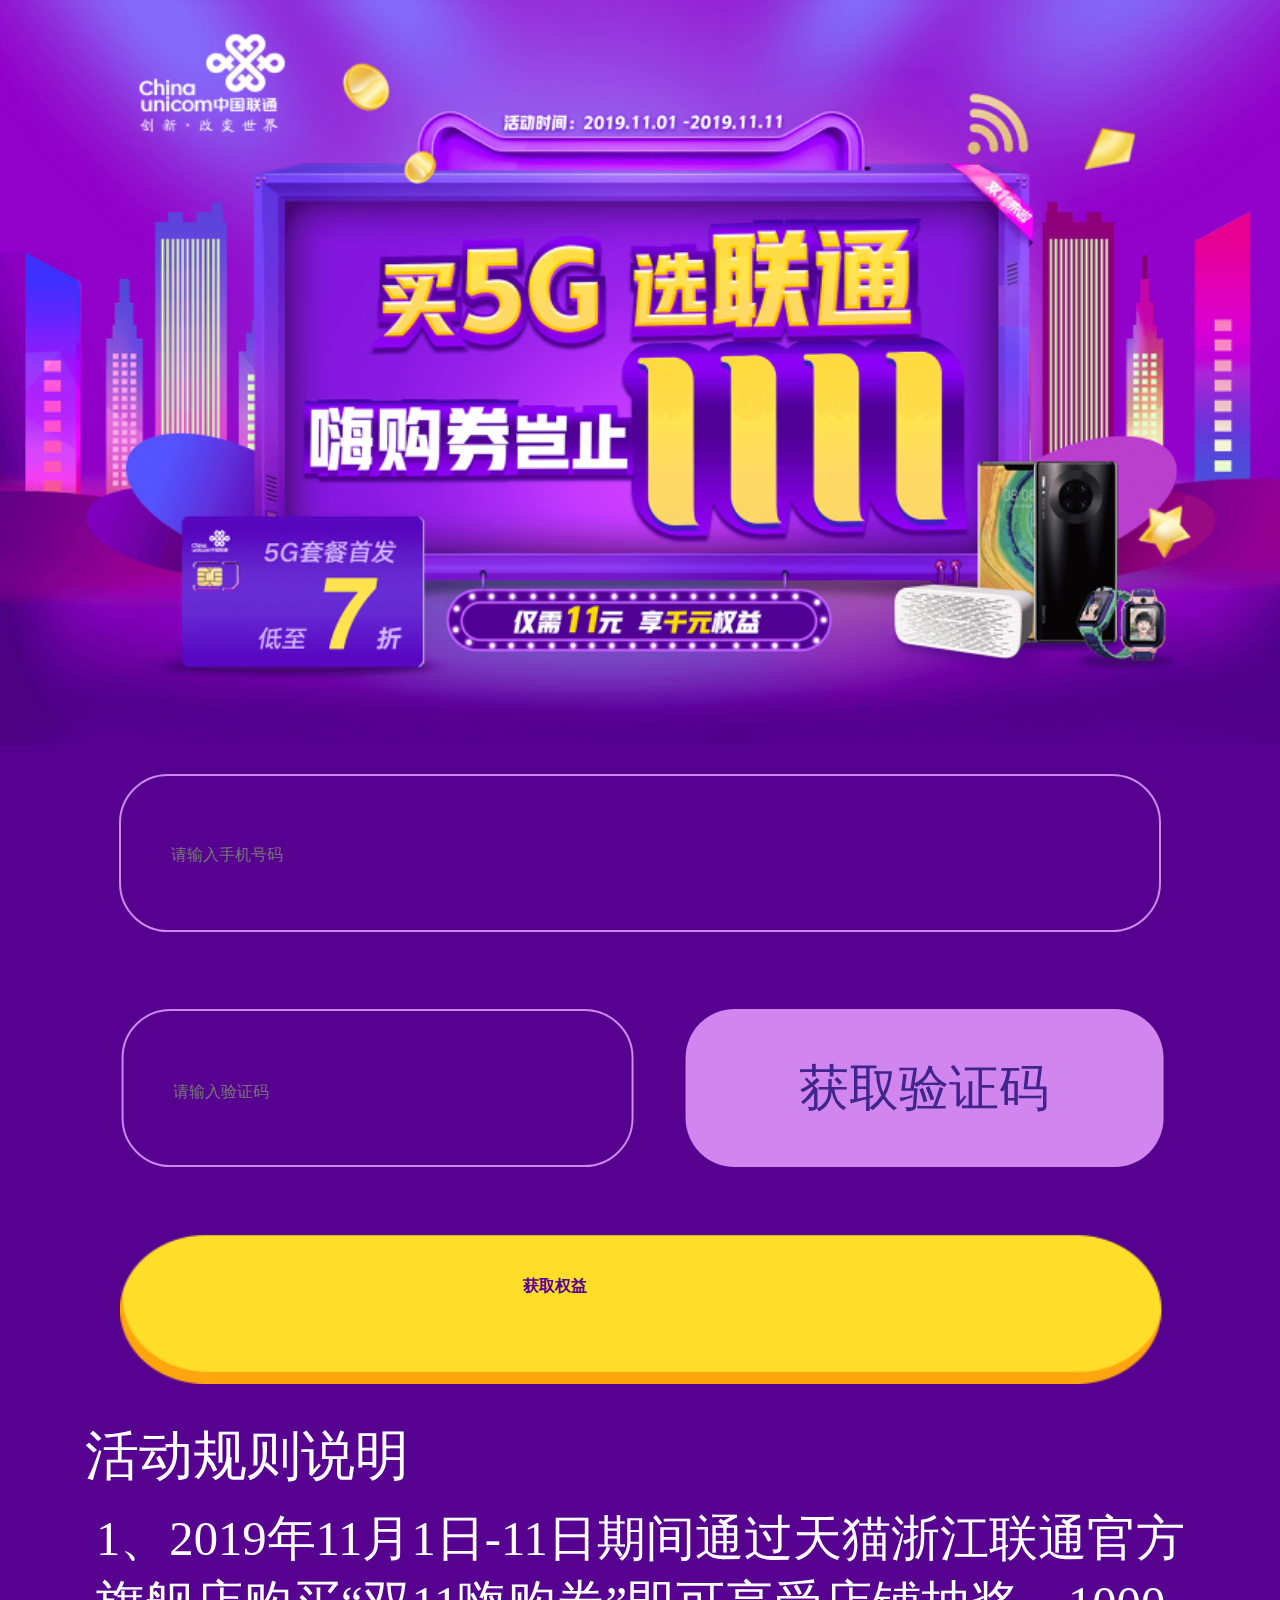
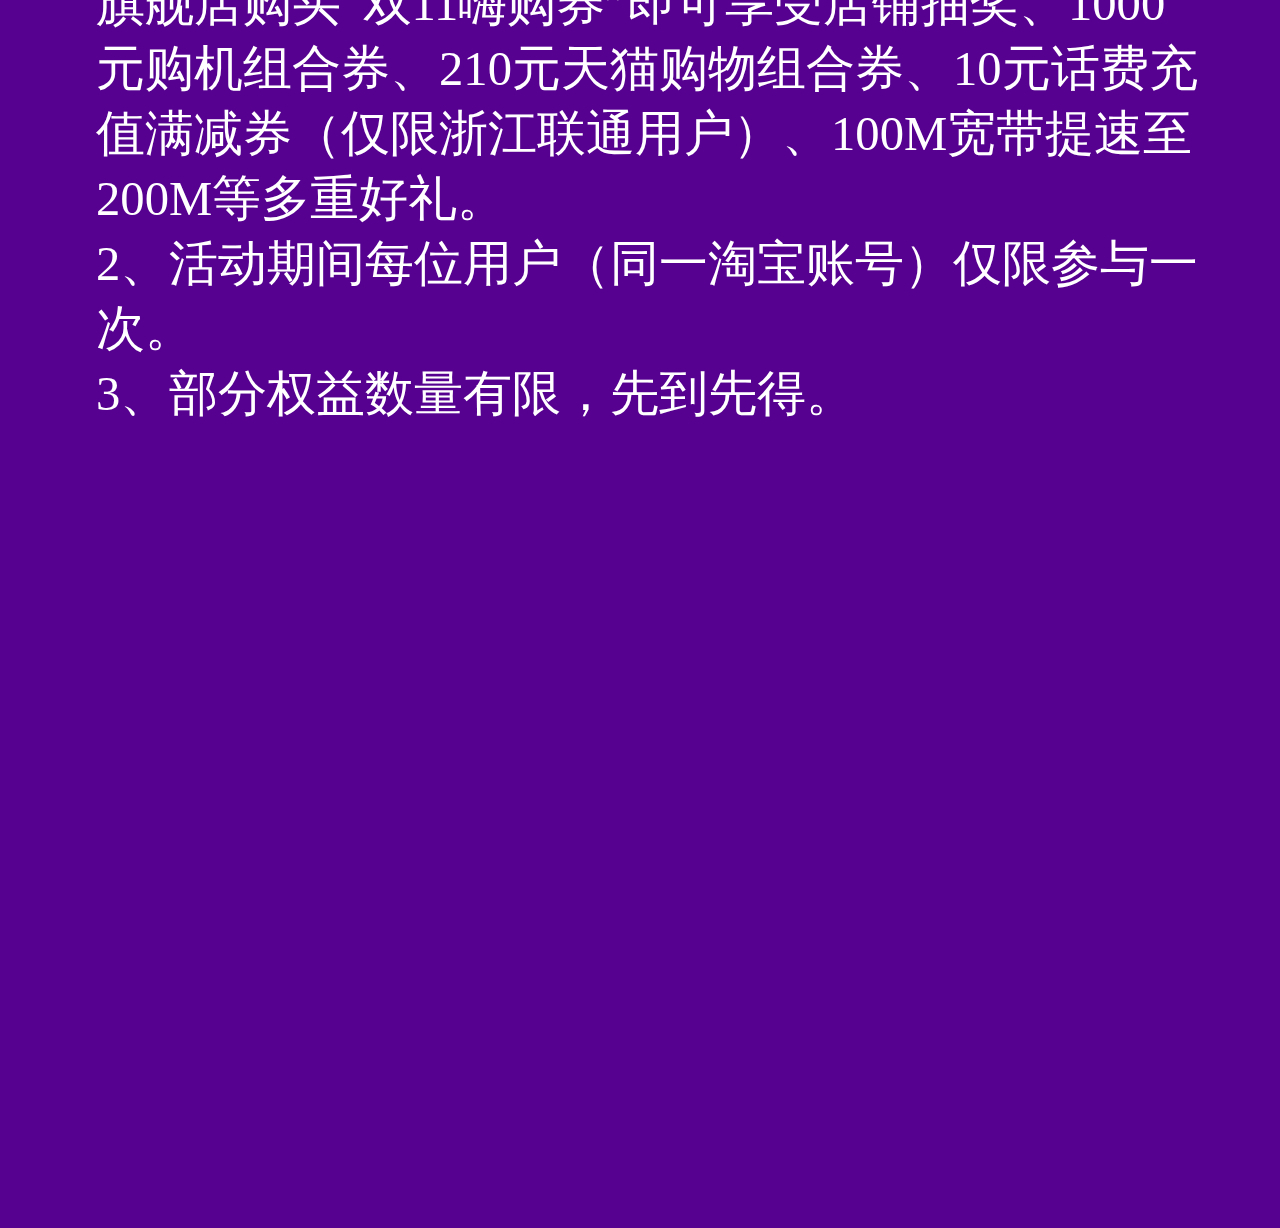
<file: zj-activity/index.html>
<!DOCTYPE html>
<html lang="en">

<head>
  <meta charset="UTF-8">
  <meta name="viewport"
        content="width=device-width, initial-scale=1.0, maximum-scale=1.0, user-scalable=no，minimum-scale=1.0">
  <meta http-equiv="X-UA-Compatible" content="ie=edge">
  <title>获取权益页面</title>
  <link rel="stylesheet" href="./css/index.css">
  
</head>

<body>
<div class="main">
  <img class="coupon" src="./img/newlogo.png" alt="购物券">
  <div class="content">
    <input type="text" class="import" placeholder="请输入手机号码">
    <div class="identifying">
      <div><input type="text" class="identifying-code" placeholder="请输入验证码"></div>
      <div class="identifying-submit"><span>获取验证码</span></div>
    </div>
  </div>
  <div class="access-div">
    <span>获取权益</span>
  </div>
  <div class="activity-title">
    <span>活动规则说明</span>
  </div>
  <section>
    <p>1、2019年11月1日-11日期间通过天猫浙江联通官方旗舰店购买“双11嗨购券”即可享受店铺抽奖、1000元购机组合券、210元天猫购物组合券、10元话费充值满减券（仅限浙江联通用户）、100M宽带提速至200M等多重好礼。
    </p>
    <p>2、活动期间每位用户（同一淘宝账号）仅限参与一次。</p>
    <p>3、部分权益数量有限，先到先得。</p>
  </section>
  <div class="bg">
    <div class="pop">
        您还没有购买双11嗨购券（若已购买记得明天来领哦）！
    </div>
  </div>
</div>

<script src="./js/jquery.min.js"></script>
<script src="./js/index.js"></script>
<script>
  //通过JS拿url地址的参数。
var urlSearch = window.location.search
let params = new URLSearchParams(urlSearch)
  //通过正则表达式判断手机号填写正确与否。
var getPhone = params.get('phone')
var getToken = params.get('token')
var phoneReg = /^[1]([3-9])[0-9]{9}$/

var codeUse = true  

if (!!getPhone) {
  $('.import').val(getPhone)
  $('.identifying').css('display', 'none')
}
//监听填写input事件。
document.querySelector('.import').oninput = function () {
  var phone = $('.import').val()
  $('.identifying').css('display', phone === getPhone ? 'none' : 'flex') //url地址参数和填写的电话相同判定。
}
//验证码请求。
$('.identifying-submit').on('click', function () {
  var phone = $('.import').val()
  //手机号判定。
  if (!phone) {
    alert('请输入手机号!')
    return false
  }
  if (!phone.match(phoneReg)) {
    alert('请输入正确的手机号!')
    return false
  }
  //通过节流，请求事件。
  if(codeUse){
    codeUse = false
    $.post(url + '/coupon/double11/collect/verifyCode', { phone: phone }).done(
      function (res) {
        //计时器，用户点击后自动倒计时。
        var timer = null
        var count = 60
        timer = setInterval(() => {
            count--
            $('.identifying-submit').find('span').text(count+"秒")
            if(count<=0){
                clearInterval(timer)
                $('.identifying-submit').find('span').text("获取验证码")
                codeUse = true
            }
        }, 1000)
    }) 
  }
})

//领取请求
$('.access-div').on('click', function () {
  var phone = $('.import').val()
  var ident = $('.identifying-code').val()

  if (!phone) {
    alert('请输入手机号!')
    return false
  }
  if (!phone.match(phoneReg)) {
    alert('请输入正确的手机号!')
    return false
  }
  if (!ident && getPhone !== phone) {
    alert('请输入验证码!')
    return false
  }
  $.post(url + '/coupon/double11/collect/submit', { phone: phone, verifyCode: ident }).done(
    function (res) {
      if (res.code === '9999') {
        // 处理res.message错误信息,出现一个弹窗。弹窗设置绝对定位，垂直居中。
        $('.bg').css('display','block')
      }else{
          //处理数据，设置localStorage
          var token = res.data || getToken
          window.localStorage.setItem('token', `${token}`)
          window.location.href = 'tabulation.html?token=' + token
      }
    }
  )
})

$('.bg').click(function(){
            $('.bg').css('display','none')
        })
</script>
</body>

</html>
</file>
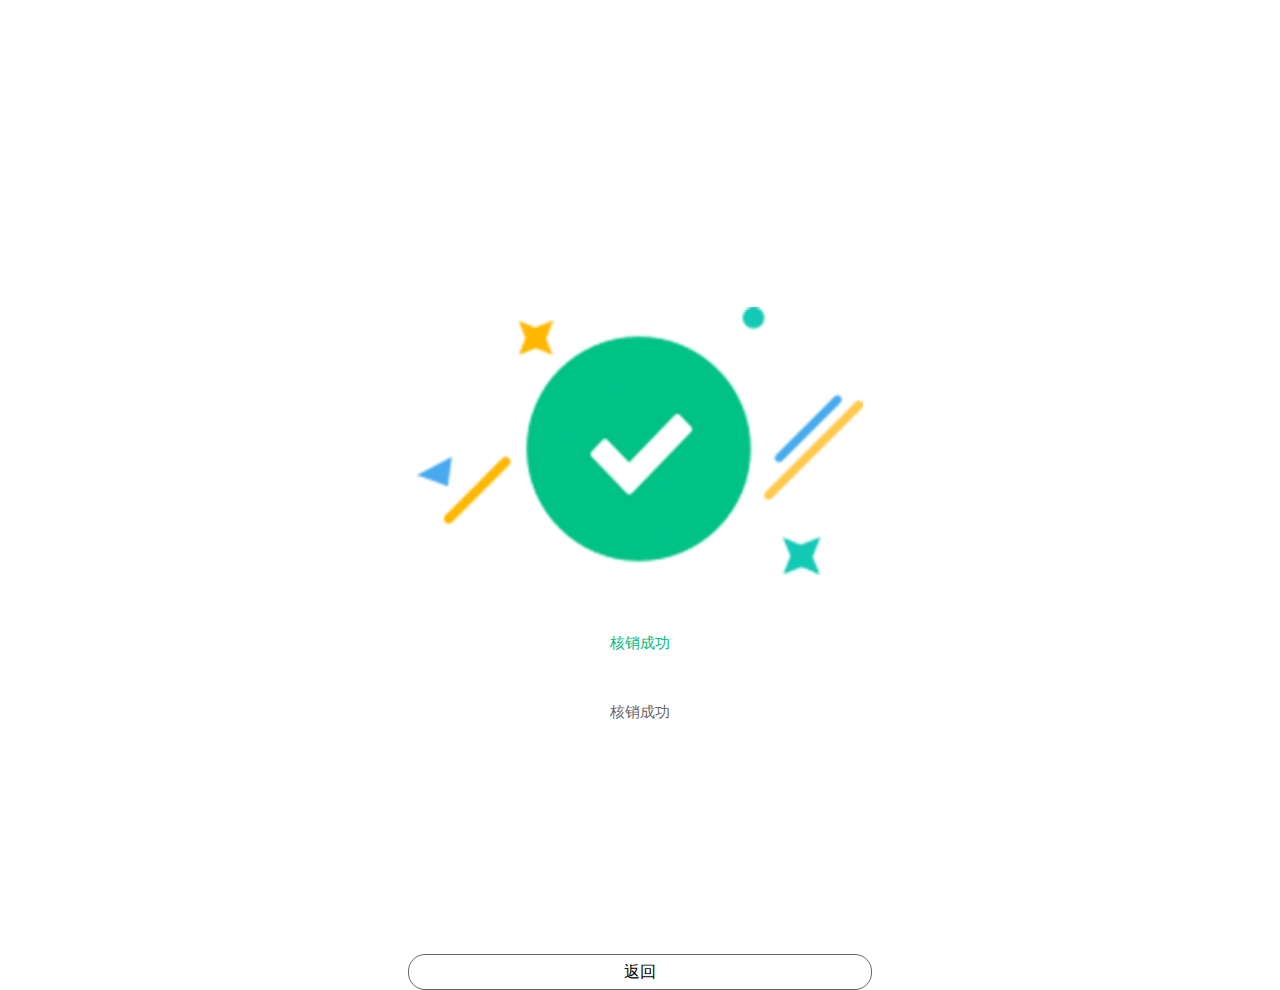
<file: exchange/success.html>
<!DOCTYPE html>
<html lang="en">
<head>
    <meta charset="UTF-8">
    <meta name="viewport" content="width=device-width, initial-scale=1.0">
    <meta http-equiv="X-UA-Compatible" content="ie=edge">
    <title>核销成功</title>
    <link rel="stylesheet" href="./css/success.css">
</head>
<body>
    <div class="wrapper">
        <img class="icon" src="./img/sucIcon.png" alt="">
        <p class="title">核销成功</p>
        <p>
            <span class="content"></span>
            核销成功
        </p>
        <div class="back" onclick="backToHome()">返回</div>
    </div>
    <script>
        var urlSearch = window.location.search
        let params = new URLSearchParams(urlSearch)
        var content = params.get('coupon')
        var phone = params.get('phone')
        document.querySelector('.content').innerHTML = content
        // innerHtml = content
        function backToHome(){
            window.location.href = "ident.html?phone="+ phone
        }
    </script>
</body>
</html>
</file>
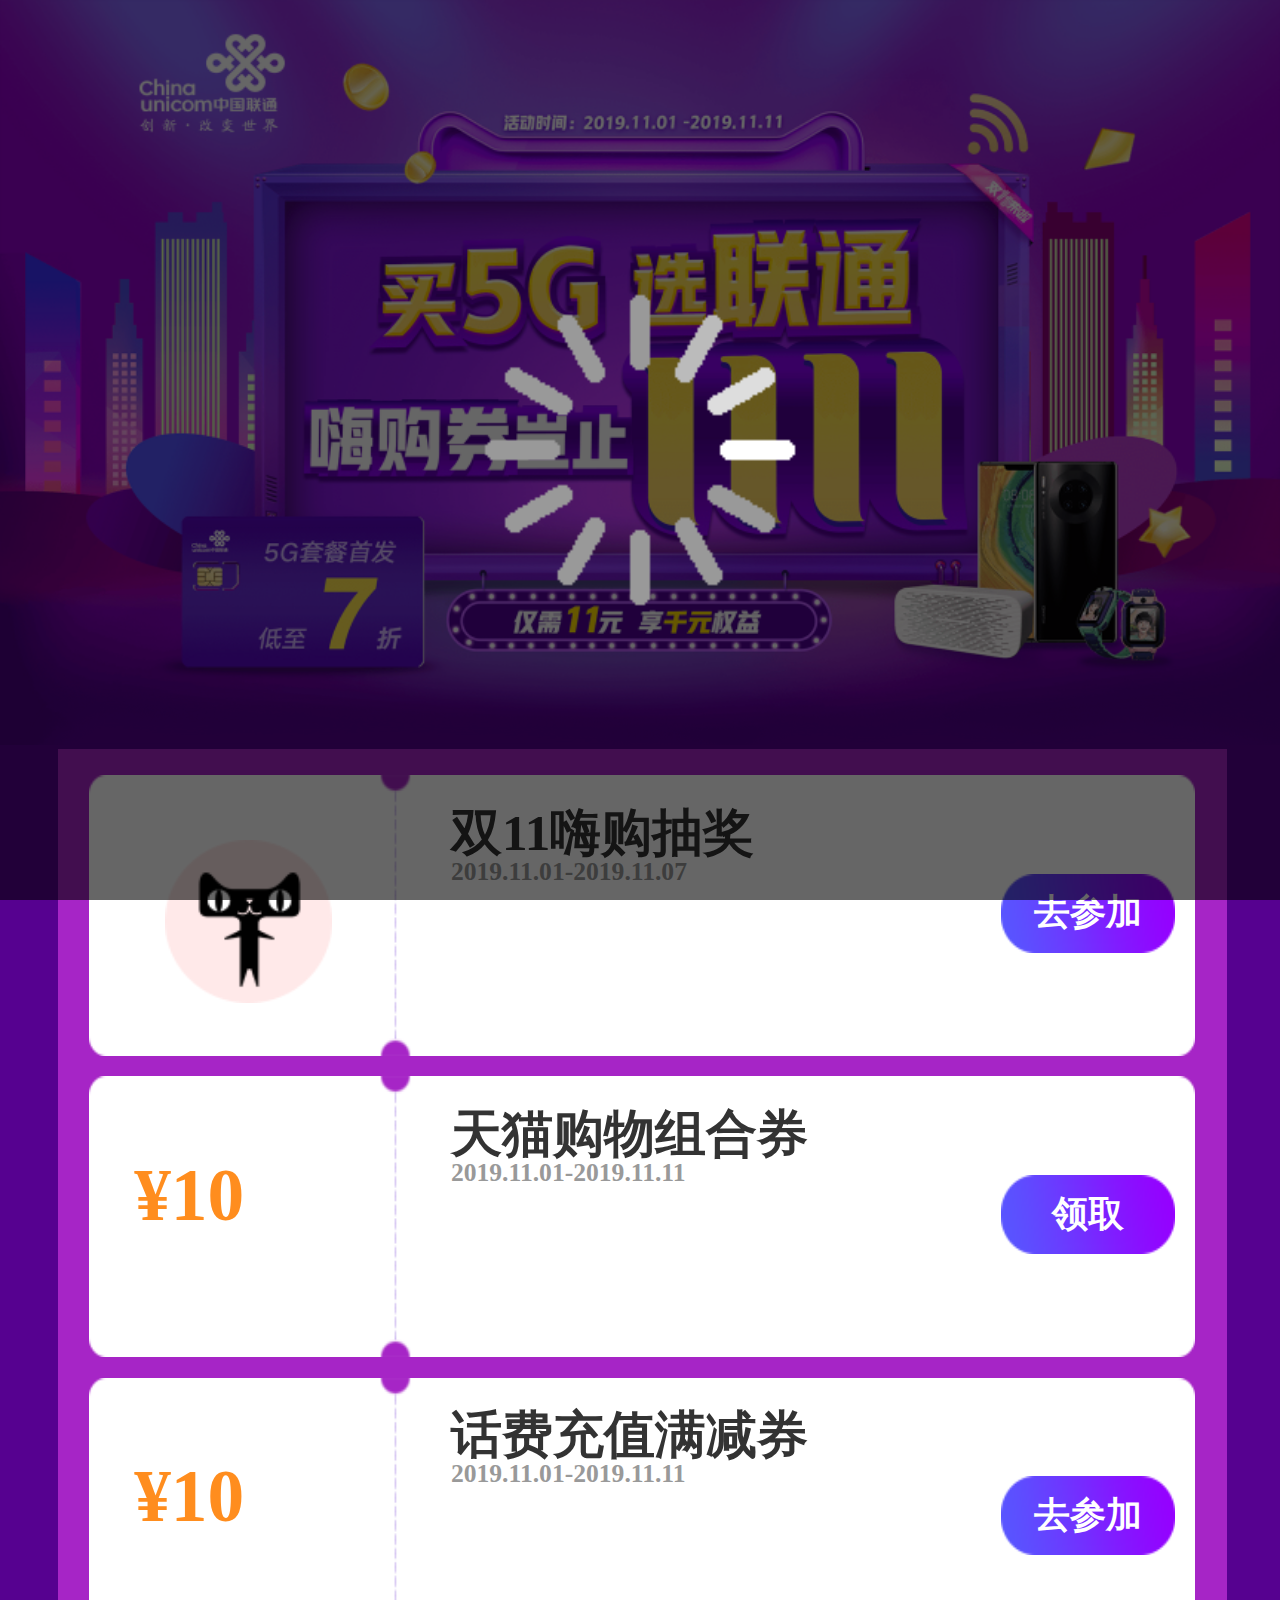
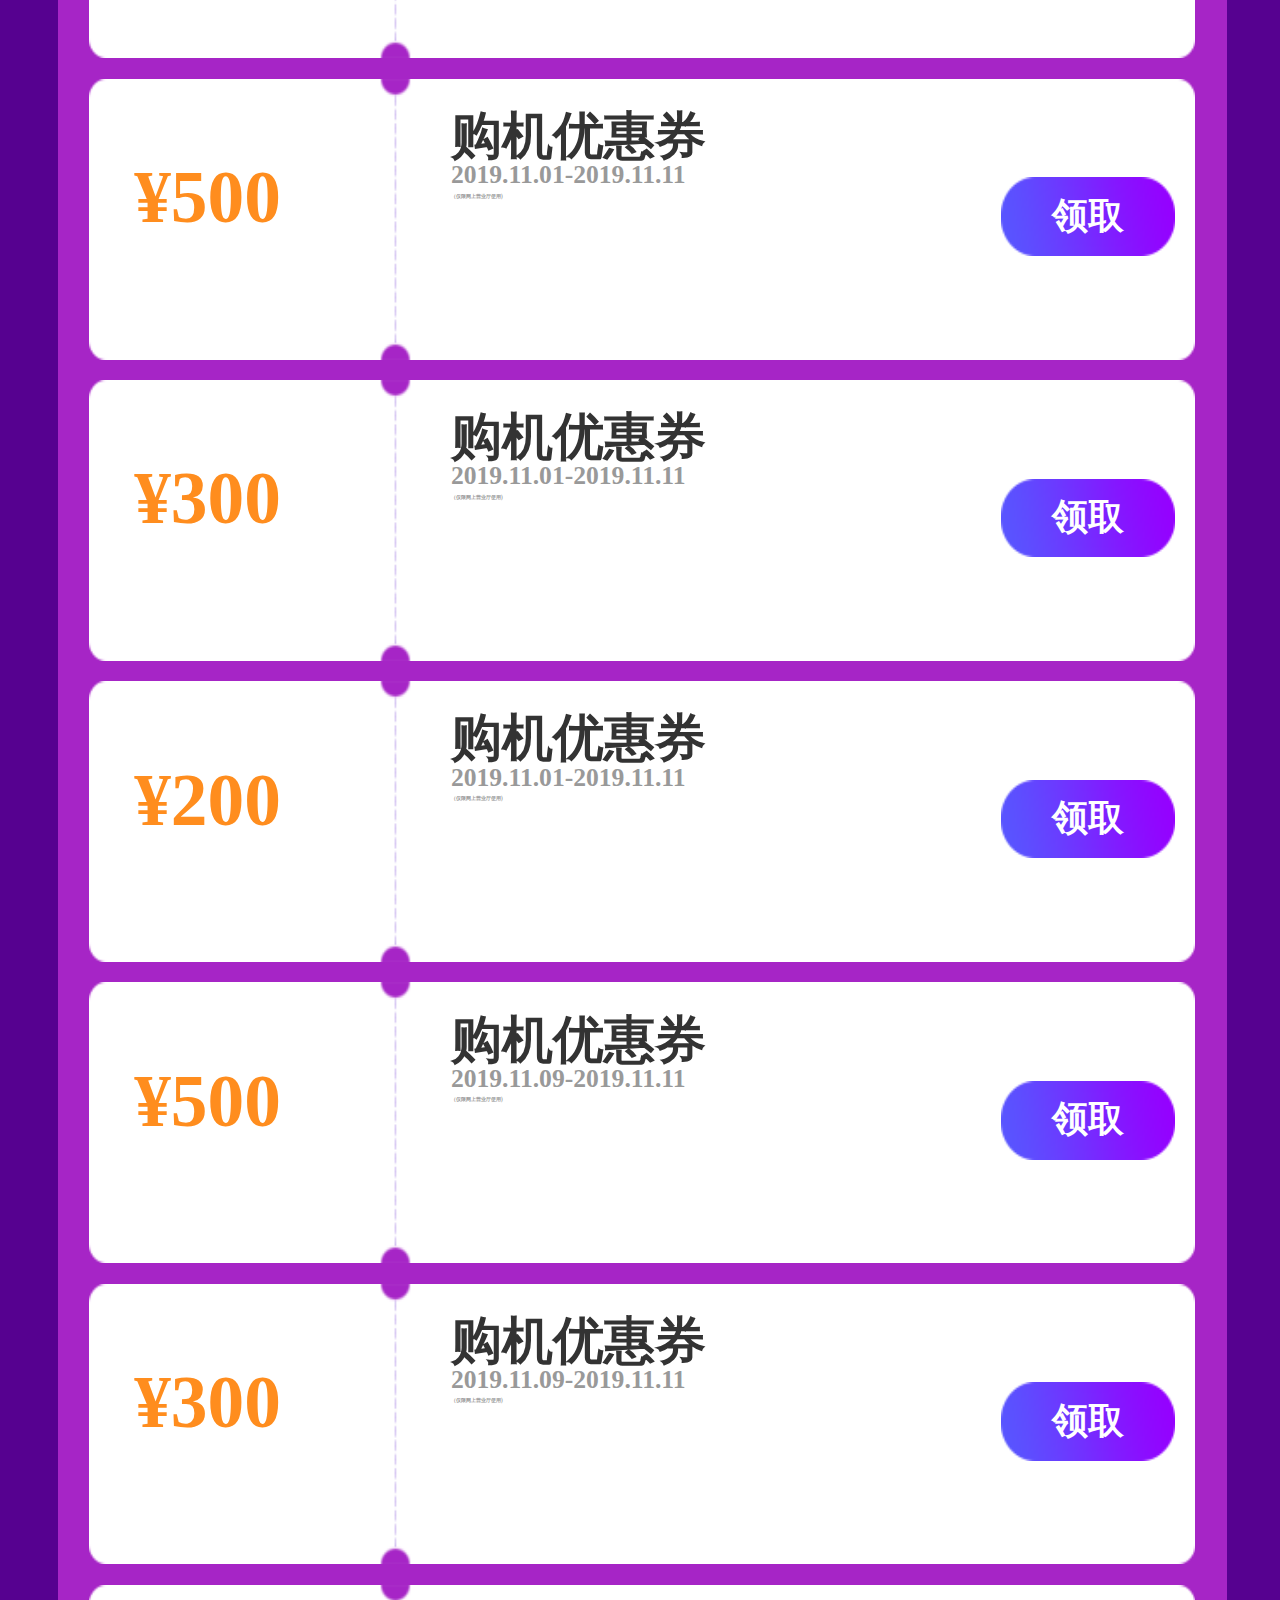
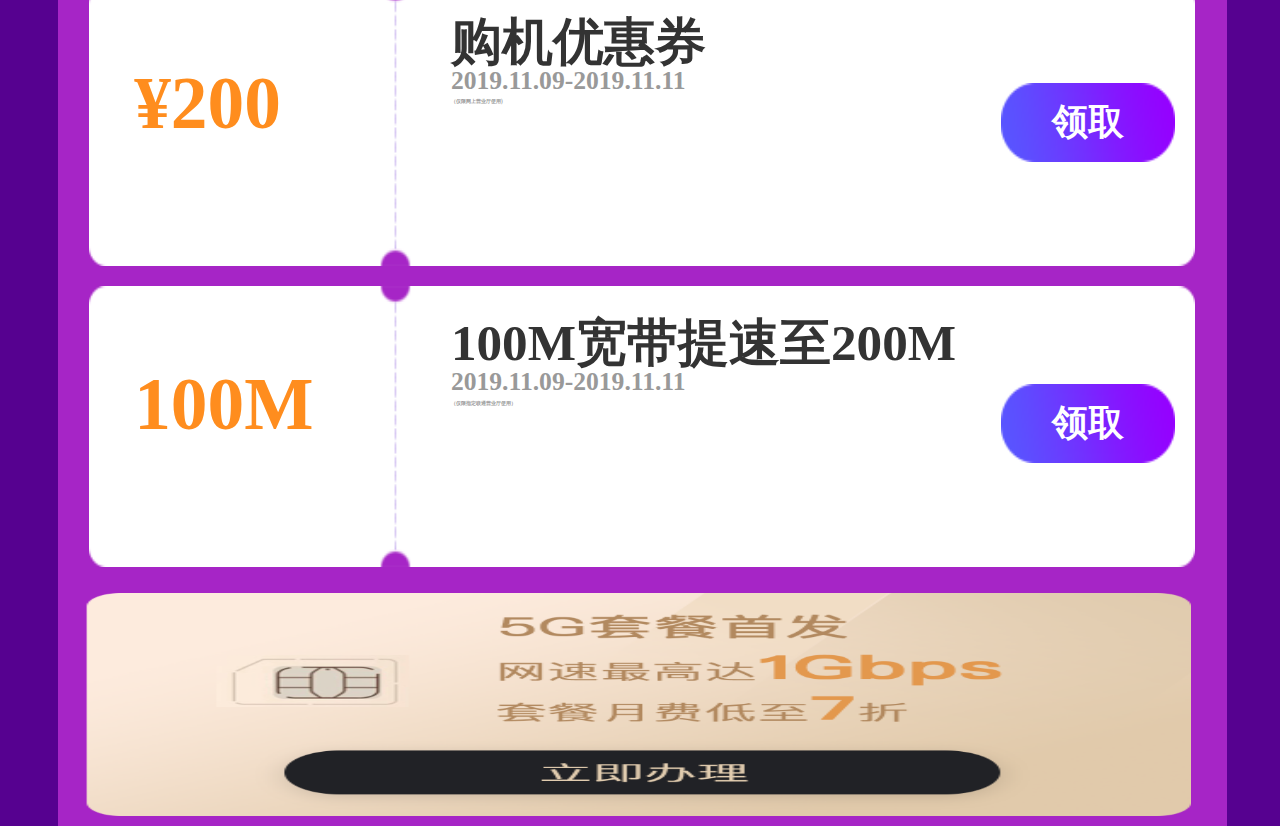
<file: zj-activity/tabulation.html>
<!DOCTYPE html>
<html lang="en">

<head>
  <meta charset="UTF-8">
  <meta name="viewport"
        content="width=device-width, initial-scale=1.0, maximum-scale=1.0, user-scalable=0，minimum-scale=1.0">
  <meta http-equiv="X-UA-Compatible" content="ie=edge">
  <title>优惠券页面</title>
  <link rel="stylesheet" href="./css/tabulation.css">
</head>

<body>
<div class="main">
  <img class="coupon" src="./img/newlogo.png" alt="嗨购券">
  <div class="tabulation">

    <div class="draw-lottery ticket" data-sku="CMP384811624327806976">
      <div class="logo"><img src="./img/icon.png" alt="双11抽奖"></div>
      <div class="title">
        <span>双11嗨购抽奖</span>
        <div class="date"><span>2019.11.01-2019.11.07</span></div>
      </div>
      <div class="join activity-join"><span>去参加</span></div>
    </div>
    <div class="activity-item">
      <section>
        <section class="row2">
          <div class="exchange">活动入口：</div>
          <div class="link">点击进入</div>
        </section>
        <section class="rule">
          <h4>使用说明</h4>
          <p>购买双11嗨购券可获得1次抽奖机会，奖品有天猫精灵、优酷/爱奇艺视频会员、10元/20元天猫浙江联通官方旗舰店店铺优惠券等，请于2019年11月7日24：00前通过指定入口参与抽奖，逾期失效。
          </p>
        </section>
        <div class="pack activity-pack">
          <div class="pack-up">收起</div>
          <div class="pack-img">
            <img src="./img/pack.png" alt="收起">
          </div>
        </div>
      </section>
    </div>

    <div class="tmall-shopping ticket">
      <div class="price"><span>¥10</span></div>
      <div class="title">
        <span>天猫购物组合券</span>
        <div class="date"><span>2019.11.01-2019.11.11</span></div>
      </div>
      <div class="activity-join"><span>领取</span></div>
    </div>
    <div class="activity-item" data-sku="CMP384811531931484160">
      <section>
        <section class="row1">
          <div class="coupon-code">券码：XXXX（后台推送)</div><div class="copy">复制券码</div>
        </section>
        <section class="row2">
          <div class="exchange">兑换地址：m.jifenh.com/tmyhq</div>
          <div class="link">点击进入</div>
        </section>
        <section class="rule">
          <h4>使用说明</h4>
          <p>
            210元天猫购物组合券含10元天猫购物券及200元天猫满减券（100元日用百货优惠券：满199-100；50元休闲食品优惠券：满99-50；50元个护优惠券：满99-50）。200元天猫满减券在购买双11嗨购券并确认收货后，打开淘宝-红包卡券即可找到并使用。10元天猫购物券使用方式如下：
          </p>
          <p>1、点击上方兑换地址进入充值页面，输入自己的天猫账号以及天猫券券码，点击兑换，您的天猫账号即会出现一张10元天猫购物券，登录淘宝app-我的淘宝-红包卡券-优惠券-购物券即可查看购物券到账情况。
          </p>
          <p>2、10元购物券可在淘宝/天猫APP的天猫普通订单交易、钜划算、淘海外、天猫超市、天猫国际（免税店除外）业务中使用，暂不支持秒杀、预售、聚划算预售、付邮试用、特供宝、分阶段支付的业务使用此购物券。
          </p>
          <p>3、10元天猫购物券可用于单件商品的付款，也可用于购物车合并下单付款，同时支持在跨店铺订单中使用，满10.01元可减10元。</p>
          <p>4、天猫购物券可与商家店铺优惠券及红包叠加使用，付款时默认优先使用店铺优惠券，如使用商家优惠券后金额仍满足天猫购物券使用条件则可继续叠加使用天猫购物券。
          </p>
          <p>5、购物券不得提现，不得转赠他人，不得为他人付，不得拆分使用，不退不换，不提供发票。</p>
          <p>6、一个订单仅限使用一张购物券。</p>
          <p>7、有效期：购物券兑换后请在30天内激活使用。</p>
        </section>
        <div class="pack activity-pack">
          <div class="pack-up">收起</div>
          <div class="pack-img">
            <img src="./img/pack.png" alt="收起">
          </div>
        </div>
      </section>
    </div>


    <div class="bill-charge ticket">
      <div class="price"><span>¥10</span></div>
      <div class="title">
        <span>话费充值满减券</span>
        <div class="date"><span>2019.11.01-2019.11.11</span></div>
      </div>
      <div class="activity-join"><span>去参加</span></div>
    </div>
    <div class="activity-item" data-sku="CMP384811257506562048">
      <section>
        <section class="row1">
          <div class="coupon-code">券码：微信侧提供</div><div class="copy">复制券码</div>
        </section>
        <section class="row2">
          <div class="exchange">兑换:</div>
          <div class="link">点击进入</div>
        </section>
        <section class="rule">
          <h4>使用说明</h4>
          <p>1、领取资格：10元充值满减券仅限参与购买11.11内购券的浙江联通手机号码用户可领取。</p>
          <p>2、领取时间：自购买11.11内购券次日起可领取，不可转赠。</p>
          <p>3、使用路径：在浙江联通“微信公众号”充值100元及以上使用，不能返现。</p>
          <p>4、注意事项：单次充值只能使用一张，且只能给本微信绑定的“浙江联通”手机号码充值。</p>
          <p>5、有效期：话费满减券自购买11.11内购券次日起可自领取到卡包之日起至2019年11月11日23:59前使用有效，请在有效期内使用。</p>

        </section>
        <div class="pack activity-pack">
          <div class="pack-up">收起</div>
          <div class="pack-img">
            <img src="./img/pack.png" alt="收起">
          </div>
        </div>
      </section>
    </div>

    <div class="purchasing-machine ticket">
      <div class="price"><span>¥500</span></div>
      <div class="title">
        <span>购机优惠券</span>
        <div class="date"><span>2019.11.01-2019.11.11</span></div>
        <div class="footer"><span>（仅限网上营业厅使用)</span></div>
      </div>
      <div class="activity-join"><span>领取</span></div>
    </div>
    <div class="activity-item" data-sku="CMP384811396551933952">
      <section>
        <section class="row1">
          <div class="coupon-code">券码：XXXX（后台推送）</div><div class="copy">复制券码</div>
        </section>
        <section class="row2">
          <div class="exchange">兑换地址：https://m.10010.com</div>
          <div class="link">点击进入</div>
        </section>
        <section class="rule">
          <h4>使用说明</h4>
          <p>购机优惠券可在浙江联通网上营业厅购买vivo NEX3
            5G版（8GB+256GB）机型时使用，以上优惠券购手机只能每张单独使用，不能几张叠加使用；不与招联免息叠加享受。其他规则以手机实际购买页面规则为准。
          </p>
        </section>

        <div class="pack activity-pack">
          <div class="pack-up">收起</div>
          <div class="pack-img">
            <img src="./img/pack.png" alt="收起">
          </div>
        </div>
      </section>
    </div>

    <div class="purchasing-machine ticket">
      <div class="price"><span>¥300</span></div>
      <div class="title">
        <span>购机优惠券</span>
        <div class="date"><span>2019.11.01-2019.11.11</span></div>
        <div class="footer"><span>（仅限网上营业厅使用)</span></div>
      </div>
      <div class="activity-join"><span>领取</span></div>
    </div>
    <div class="activity-item" data-sku="CMP384811333977112576">
      <section>
        <section class="row1">
          <div class="coupon-code">券码：XXXX（后台推送)</div><div class="copy">复制券码</div>
        </section>
        <section class="row2">
          <div class="exchange">兑换地址：https://m.10010.com</div>
          <div class="link">点击进入</div>
        </section>
        <section class="rule">
          <h4>使用说明</h4>
          <p>购机优惠券可在浙江联通网上营业厅购买vivo
            X27(8GB+128GB)机型时使用，以上优惠券购手机只能每张单独使用，不能几张叠加使用；不与招联免息叠加享受。其他规则以手机实际购买页面规则为准。
          </p>
        </section>
        <div class="pack activity-pack">
          <div class="pack-up">收起</div>
          <div class="pack-img">
            <img src="./img/pack.png" alt="收起">
          </div>
        </div>
      </section>
    </div>

    <div class="purchasing-machine ticket">
      <div class="price"><span>¥200</span></div>
      <div class="title">
        <span>购机优惠券</span>
        <div class="date"><span>2019.11.01-2019.11.11</span></div>
        <div class="footer"><span>（仅限网上营业厅使用)</span></div>
      </div>
      <div class="activity-join"><span>领取</span></div>
    </div>
    <div class="activity-item" data-sku="CMP384811257506562048">
      <section>
        <section class="row1">
          <div class="coupon-code">券码：XXXX（后台推送）</div><div class="copy">复制券码</div>
        </section>
        <section class="row2">
          <div class="exchange">兑换地址：https://m.10010.com</div>
          <div class="link">点击进入</div>
        </section>
        <section class="rule">
          <h4>使用说明</h4>
          <p>购机优惠券可在浙江联通网上营业厅购买vivo
            Y3（6GB+128GB）时使用，以上优惠券购手机只能每张单独使用，不能几张叠加使用；不与招联免息叠加享受。其他规则以手机实际购买页面规则为准。
          </p>
        </section>
        <div class="pack activity-pack">
          <div class="pack-up">收起</div>
          <div class="pack-img">
            <img src="./img/pack.png" alt="收起">
          </div>
        </div>
      </section>
    </div>

    <div class="purchasing-machine ticket">
      <div class="price"><span>¥500</span></div>
      <div class="title">
        <span>购机优惠券</span>
        <div class="date"><span>2019.11.09-2019.11.11</span></div>
        <div class="footer"><span>（仅限网上营业厅使用)</span></div>
      </div>
      <div class="activity-join"><span>领取</span></div>
    </div>
    <div class="activity-item" data-sku="CMP384811166603411456">
      <section>
        <section class="row1">
          <div class="coupon-code">券码：XXXX（后台推送）</div><div class="copy">复制券码</div>
        </section>
        <section class="row2">
          <div class="exchange">兑换地址：指定联通营业厅</div>
          <div class="link">点击查看</div>
        </section>
        <section class="rule">
          <h4>使用说明</h4>
          <p>
            购机优惠券可在指定联通营业厅购买零售价4998元以上手机（不含iPhone手机，iPhone参加活动机型需零售价9000元以上）时使用，以上优惠券购手机只能每张单独使用，不能几张叠加使用；不与招联免息叠加享受。购买华为mate30（5G版）需预存200元话费。
          </p>
        </section>
        <div class="pack activity-pack">
          <div class="pack-up">收起</div>
          <div class="pack-img">
            <img src="./img/pack.png" alt="收起">
          </div>
        </div>
      </section>
    </div>

    <div class="purchasing-machine ticket">
      <div class="price"><span>¥300</span></div>
      <div class="title">
        <span>购机优惠券</span>
        <div class="date"><span>2019.11.09-2019.11.11</span></div>
        <div class="footer"><span>（仅限网上营业厅使用)</span></div>
      </div>
      <div class="activity-join"><span>领取</span></div>
    </div>
    <div class="activity-item" data-sku="CMP384811027537068032">
      <section>
        <section class="row1">
          <div class="coupon-code">券码：XXXX（后台推送）</div><div class="copy">复制券码</div>
        </section>
        <section class="row2">
          <div class="exchange">兑换地址：指定联通营业厅</div>
          <div class="link">点击查看</div>
        </section>
        <section class="rule">
          <h4>使用说明</h4>
          <p>购机优惠券可在指定联通营业厅购买Reno(6+256)/ vivo X27系列及零售价2998元以上手机（不含小米手机, 不含iPhone 11 Pro
            64G）时使用，以上优惠券购手机只能每张单独使用，不能几张叠加使用；不与招联免息叠加享受。购买华为mate30（5G版）需预存200元话费。</p>
        </section>
        <div class="pack activity-pack">
          <div class="pack-up">收起</div>
          <div class="pack-img">
            <img src="./img/pack.png" alt="收起">
          </div>
        </div>
      </section>
    </div>

    <div class="purchasing-machine ticket">
      <div class="price"><span>¥200</span></div>
      <div class="title">
        <span>购机优惠券</span>
        <div class="date"><span>2019.11.09-2019.11.11</span></div>
        <div class="footer"><span>（仅限网上营业厅使用)</span></div>
      </div>
      <div class="activity-join"><span>领取</span></div>
    </div>
    <div class="activity-item" data-sku="CMP384810926223654912">
      <section>
        <section class="row1">
          <div class="coupon-code">券码：XXXX（后台推送）</div><div class="copy">复制券码</div>
        </section>
        <section class="row2">
          <div class="exchange">兑换地址：指定联通营业厅</div>
          <div class="link">点击查看</div>
        </section>
        <section class="rule">
          <h4>使用说明</h4>
          <p>购机优惠券可在指定联通营业厅购买OPPO A9x(6+128)/ vivo Y3
            (6+128)及零售价1998元以上手机（不含小米手机）时使用，以上优惠券购手机只能每张单独使用，不能几张叠加使用；不与招联免息叠加享受。购买华为mate30（5G版）需预存200元话费。
          </p>
        </section>
        <div class="pack activity-pack">
          <div class="pack-up">收起</div>
          <div class="pack-img">
            <img src="./img/pack.png" alt="收起">
          </div>
        </div>
      </section>
    </div>

    <div class="purchasing-machine ticket">
      <div class="price"><span>100M</span></div>
      <div class="title">
        <span>100M宽带提速至200M</span>
        <div class="date"><span>2019.11.09-2019.11.11</span></div>
        <div class="footer"><span>（仅限指定联通营业厅使用）</span></div>
      </div>
      <div class="activity-join"><span>领取</span></div>
    </div>
    <div class="activity-item" data-sku="CMP384810708228898816">
      <section>
        <section class="row1">
          <div class="coupon-code">券码：XXXX（后台推送）</div><div class="copy">复制券码</div>
        </section>
        <section class="row2">
          <div class="exchange">兑换地址：指定联通营业厅</div>
          <div class="link">点击查看</div>
        </section>
        <section class="rule">
          <h4>使用说明</h4>
          <p>1、本活动仅限联通自有光纤资源覆盖到户的100M宽带用户参与，老用户可在符合活动规则的情况下提速至200M，新用户可先办理联通光宽带业务后参与翻倍提速活动，提速期限为1年。
          </p>
          <p>2、宽带速率翻倍特权兑换时间：2019年11月1日-11月11日，过期无效。
          </p>
          <p>
            3、活动特别说明：若用户现有光猫设备端口不支持200M速率接入，升速后实际使用速率将低于200M，用户可按100元/台的优惠价升级购买联通千兆接入光猫终端（家庭智能网关设备）。如果是用户自有其他设备或家庭内部网络问题导致宽带速率未达标，浙江联通不因此产生违约责任。
          </p>
        </section>
        <div class="pack activity-pack">
          <div class="pack-up">收起</div>
          <div class="pack-img">
            <img src="./img/pack.png" alt="收起">
          </div>
        </div>
      </section>
    </div>
    <div class="rate-flow">
      <img src="./img/5Gbanner.png" alt="5G套餐">
    </div>
  </div>
  <div class="loading">
    <div class="pop">
        <img src="./img/loading.gif" alt="正在加载">
    </div>
  </div>
</div>

<script src="./js/jquery.min.js"></script>
<script src="./js/index.js"></script>
<script>
//url配置
var urlSearch = window.location.search
let params = new URLSearchParams(urlSearch)
var getToken = params.get('token')
//把token和localstorage里的信息对比。
var token = window.localStorage.getItem('token') ? window.localStorage.getItem('token') : getToken
//轮询
var interval = setInterval(function () {
  getData()
}, 4000)


function getData () {
  $.get(url + '/coupon/double11/collect/load/' + token).done(
    function (res) {
      $('.loading').css('display','none')
      res.code === '0000' ? insertData(res) : insertDone()
    }
  )
}
//
function insertData (res) {
  let temp = res.data
  //for循环遍历temp[i]数组。
  for (let i = 0; i < 10; i++) {
    //立即执行函数。
    (function (item) {
      if (item.couponCode === null) {
        item.couponCode = '处理中'
        $(`[data-sku=${item.sku}]`).find('.coupon-code').text('券码:' + item.couponCode)
      } else {
        $(`[data-sku=${item.sku}]`).find('.coupon-code').text('券码:' + item.couponCode)
      }
    })(temp[i])
  }
}
//$.each遍历copy元素
$('.copy').each(function (index) {
  $(this).on('click', function () {
    var couponVal = $('.coupon-code')[index].innerText
    var couponstr = couponVal.substr(3)
    copyCode(couponstr)
  })
})
//复制功能实现
function copyCode (val) {
  var input = document.createElement('input')
  //设置input type属性。
  input.setAttribute('readonly', 'readonly')
  input.setAttribute('value', val)
  document.body.appendChild(input)
  input.select()
  if (document.execCommand('copy')) {
    document.execCommand('copy')
    alert('复制成功')
  }
}

function insertDone () {
  clearInterval(interval)
}

var urlList = [
  'https://zj10010.tmall.com/shop/view_shop.htm',
  'm.jifenh.com/tmyhq',
  'https://m.10010.com/subjectpage/63600000371340.html',
  'https://m.10010.com/subjectpage/63600000371340.html',
  'https://m.10010.com/subjectpage/63600000371340.html',
  'http://iservice.10010.com/e4/internationlRoam/index.html',
  'http://iservice.10010.com/e4/internationlRoam/index.html',
  'http://iservice.10010.com/e4/internationlRoam/index.html',
  'http://iservice.10010.com/e4/internationlRoam/index.html'
]
$('.activity-item').each(function (index) {
  $(this).find('.link').on('click', function () {
    window.location.href = urlList[index]
  })
})

$('.activity-join').each(function (index) {
  $(this).on('click', function () {
    $('.activity-item')[index].style = 'display: block'
  })
})

$('.activity-pack').each(function (index) {
  $(this).on('click', function () {
    $('.activity-item')[index].style = 'display: none'
  })
})

$('.rate-flow').on('click',function(){
  window.location.href = "https://u.10010.cn/5Gn"
})
</script>
</body>

</html>
</file>
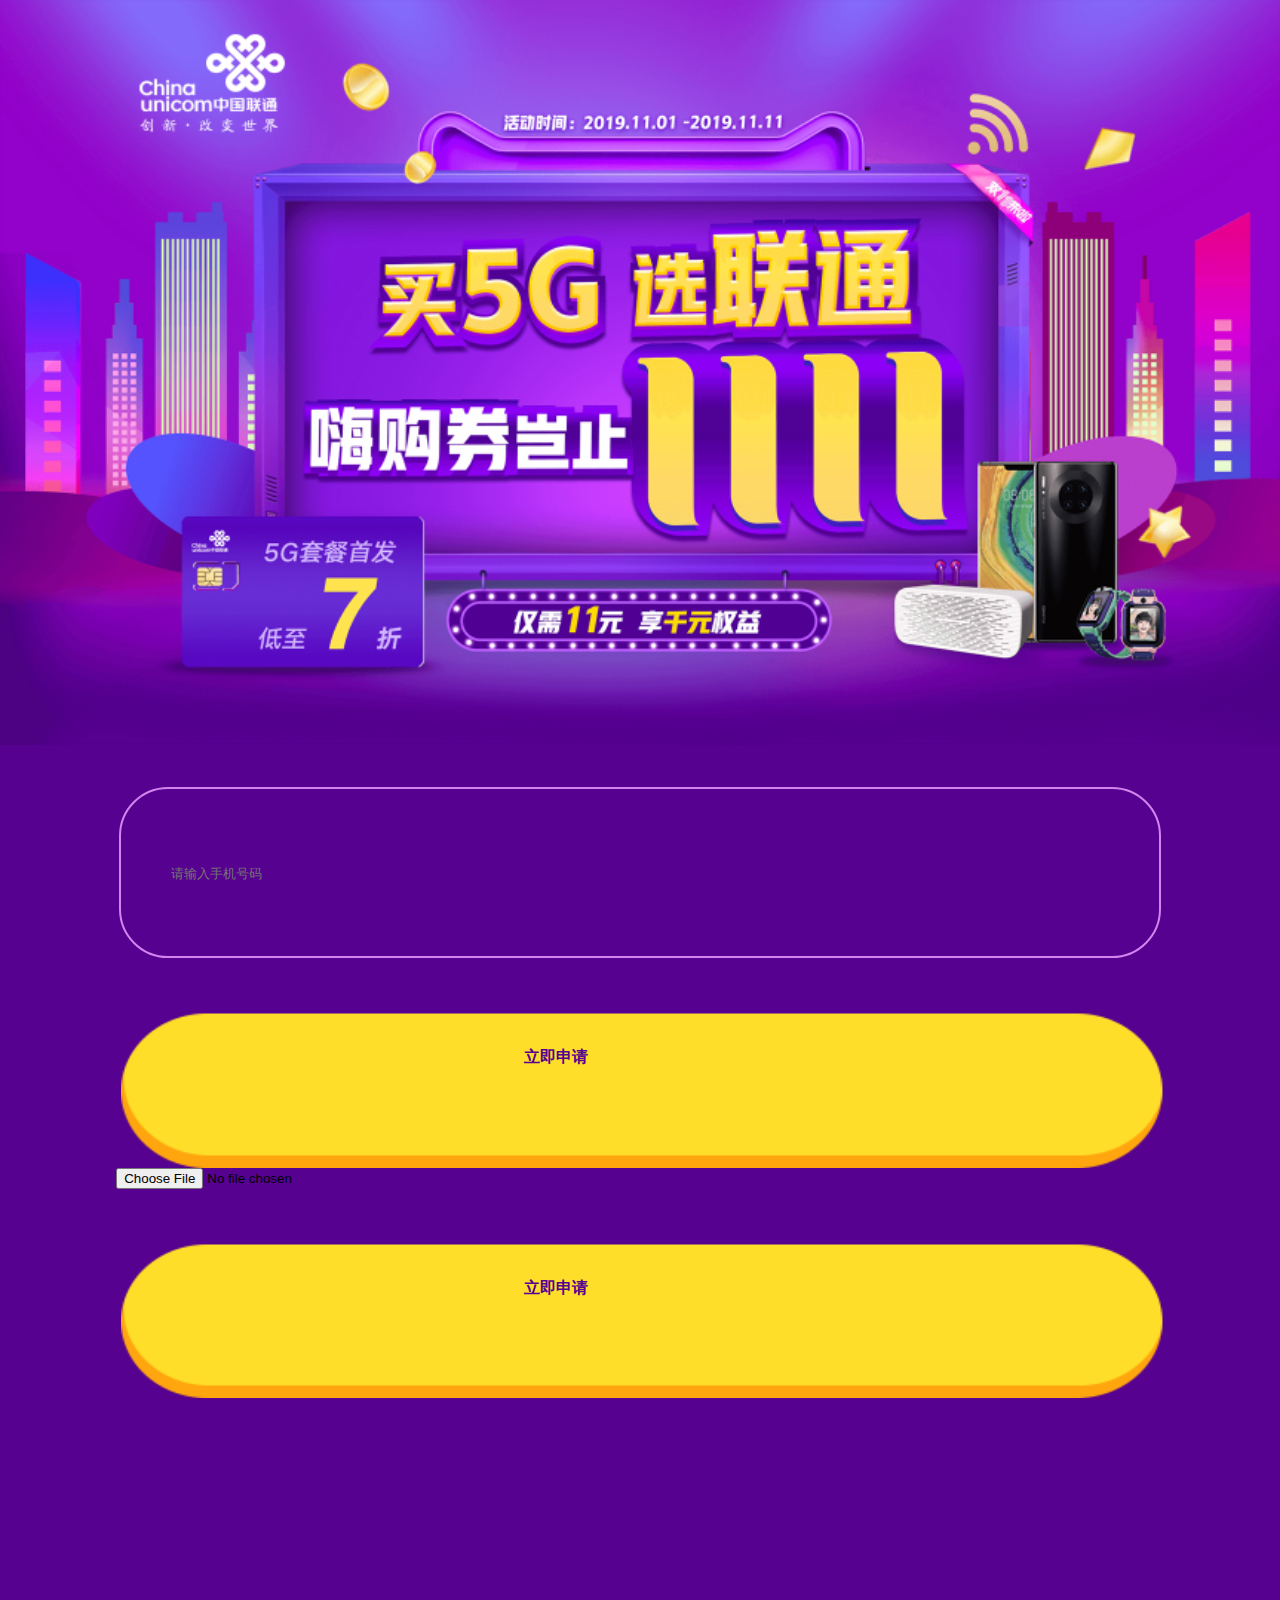
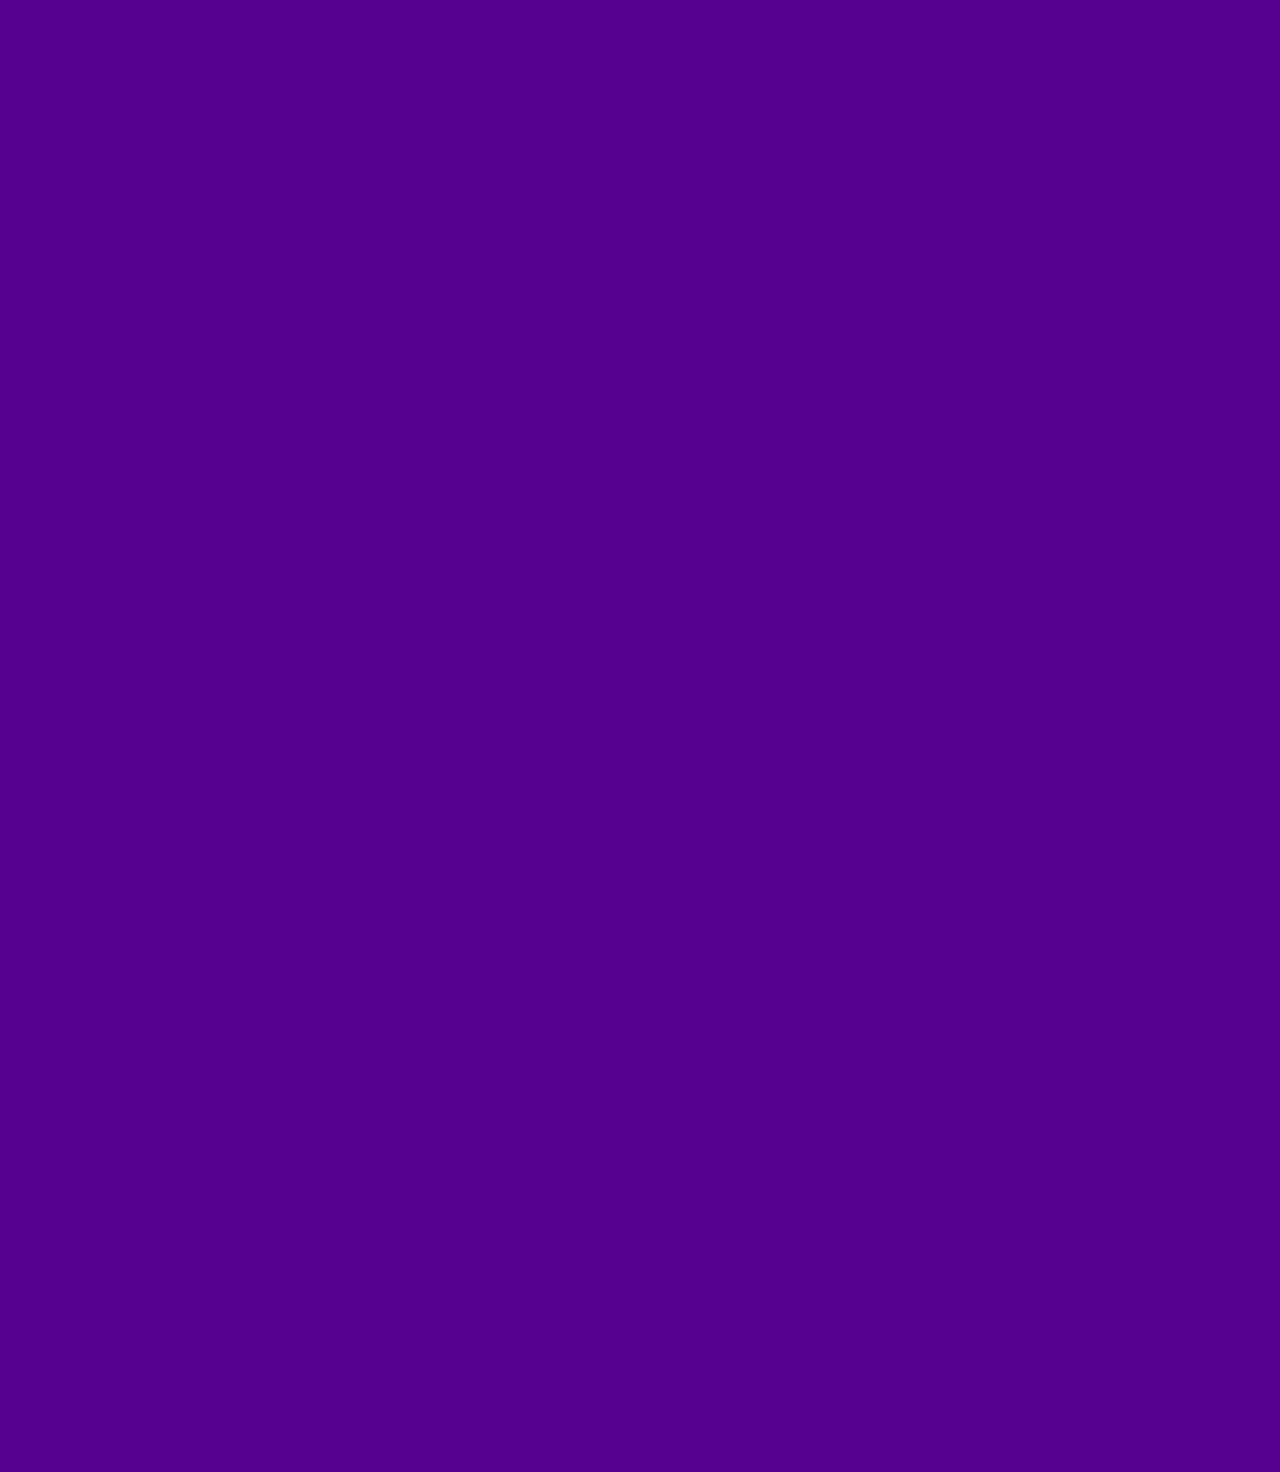
<file: zj-activity/white.html>
<!DOCTYPE html>
<html lang="en">
<head>
  <meta charset="UTF-8">
  <meta name="viewport"
        content="width=device-width, initial-scale=1.0, maximum-scale=1.0, user-scalable=0，minimum-scale=1.0">
  <meta http-equiv="X-UA-Compatible" content="ie=edge">
  <title>白名单页面</title>
  <link rel="stylesheet" href="./css/white.css">
</head>
<body>
<div class="main">
  <img class="coupon" src="./img/newlogo.png" alt="购物券">
  <div class="content">
    <input type="text" class="import" placeholder="请输入手机号码">
    <div class="access-div">
      <span>立即申请</span>
    </div>
    <form enctype="multipart/form-data" id="upload">
      <input type="file" id="file" placeholder="">
      <div class="access-div2">
        <span>立即申请</span>
      </div>
    </form>
  </div>

  <div class="bg">
      <div class="pop">
          
      </div>
    </div>
</div>
<script src="./js/jquery.min.js"></script>
<script src="./js/index.js"></script>
<script>
$('.access-div').on('click', function () {
  var phone = $('.import').val()
  var phoneReg = /^[1]([3-9])[0-9]{9}$/
  if (!phone) {
    alert('请输入手机号!')
    return false
  }
  if (!phone.match(phoneReg)) {
    alert('请输入正确的手机号!')
    return false
  }
  $.post(url + '/coupon/double11/upload/single', { phone: phone }).done(function (res) {
    // res.code === '0000' 提示成功
    if(res.code === '0000'){
      alert('成功')
      // $('.bg').css('display','block')
      // $('.bg').find('.pop').text('成功')
    }else{ // else 提示res.message
     alert('失败')
    } 
  })
})

//上传文件方法！！！
$('.access-div2').on('click', function () {
  var files = $('#file').prop('files')
  var formData = new FormData()
  formData.append('file', files[0])
  $.ajax({
    url: url + '/coupon/double11/upload/multiple/',
    type: 'post',
    data: formData,
    contentType: false,
    processData: false,
    dataType: 'json'
  }).done(function (res) {
    // res.code === '0000' 提示成功
    // else 提示res.message
    if(res.code === '0000'){
      $('.bg').css('display','block')
      $('.bg').find('.pop').text('成功')
    }else{ // else 提示res.message
      $('.bg').css('display','block')
      $('.bg').find('.pop').text('失败')
    } 
  })
})
$('.bg').click(function(){
      $('.bg').css('display','none')
    })

</script>
</body>
</html>
</file>
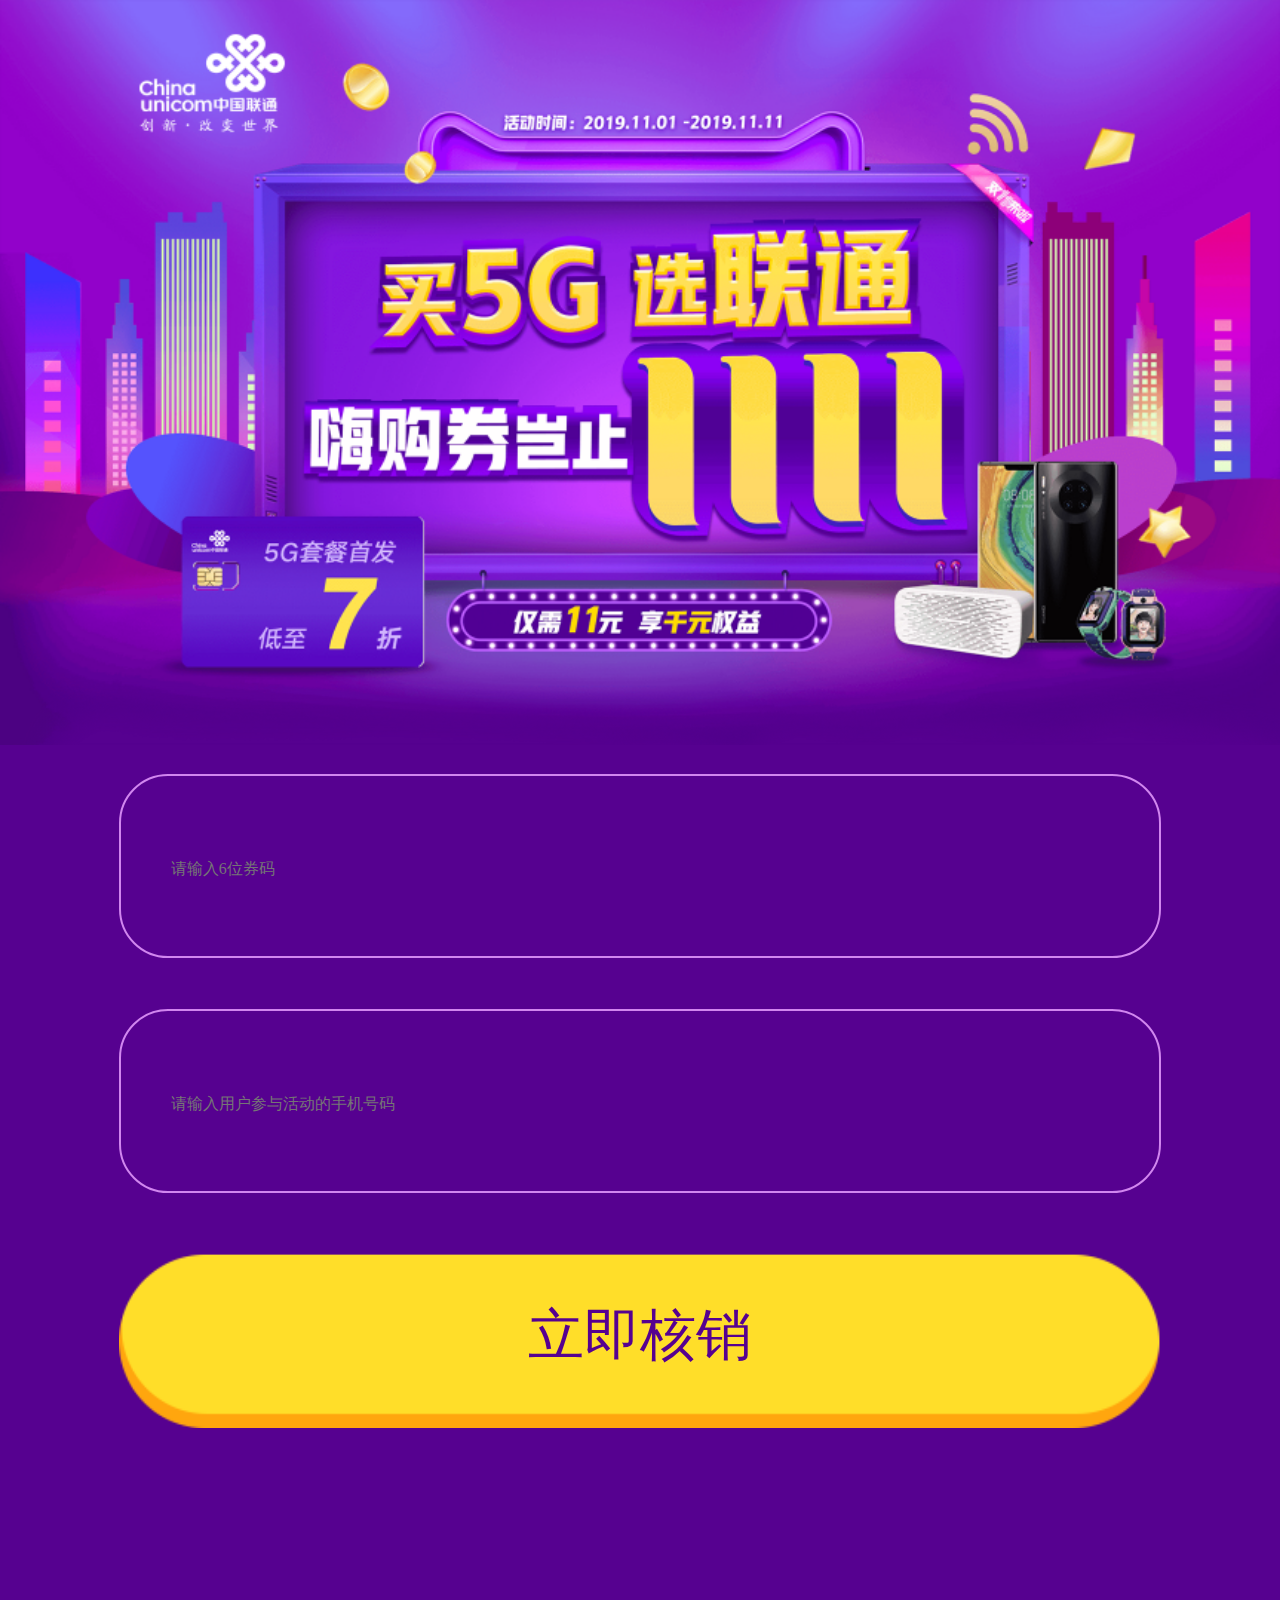
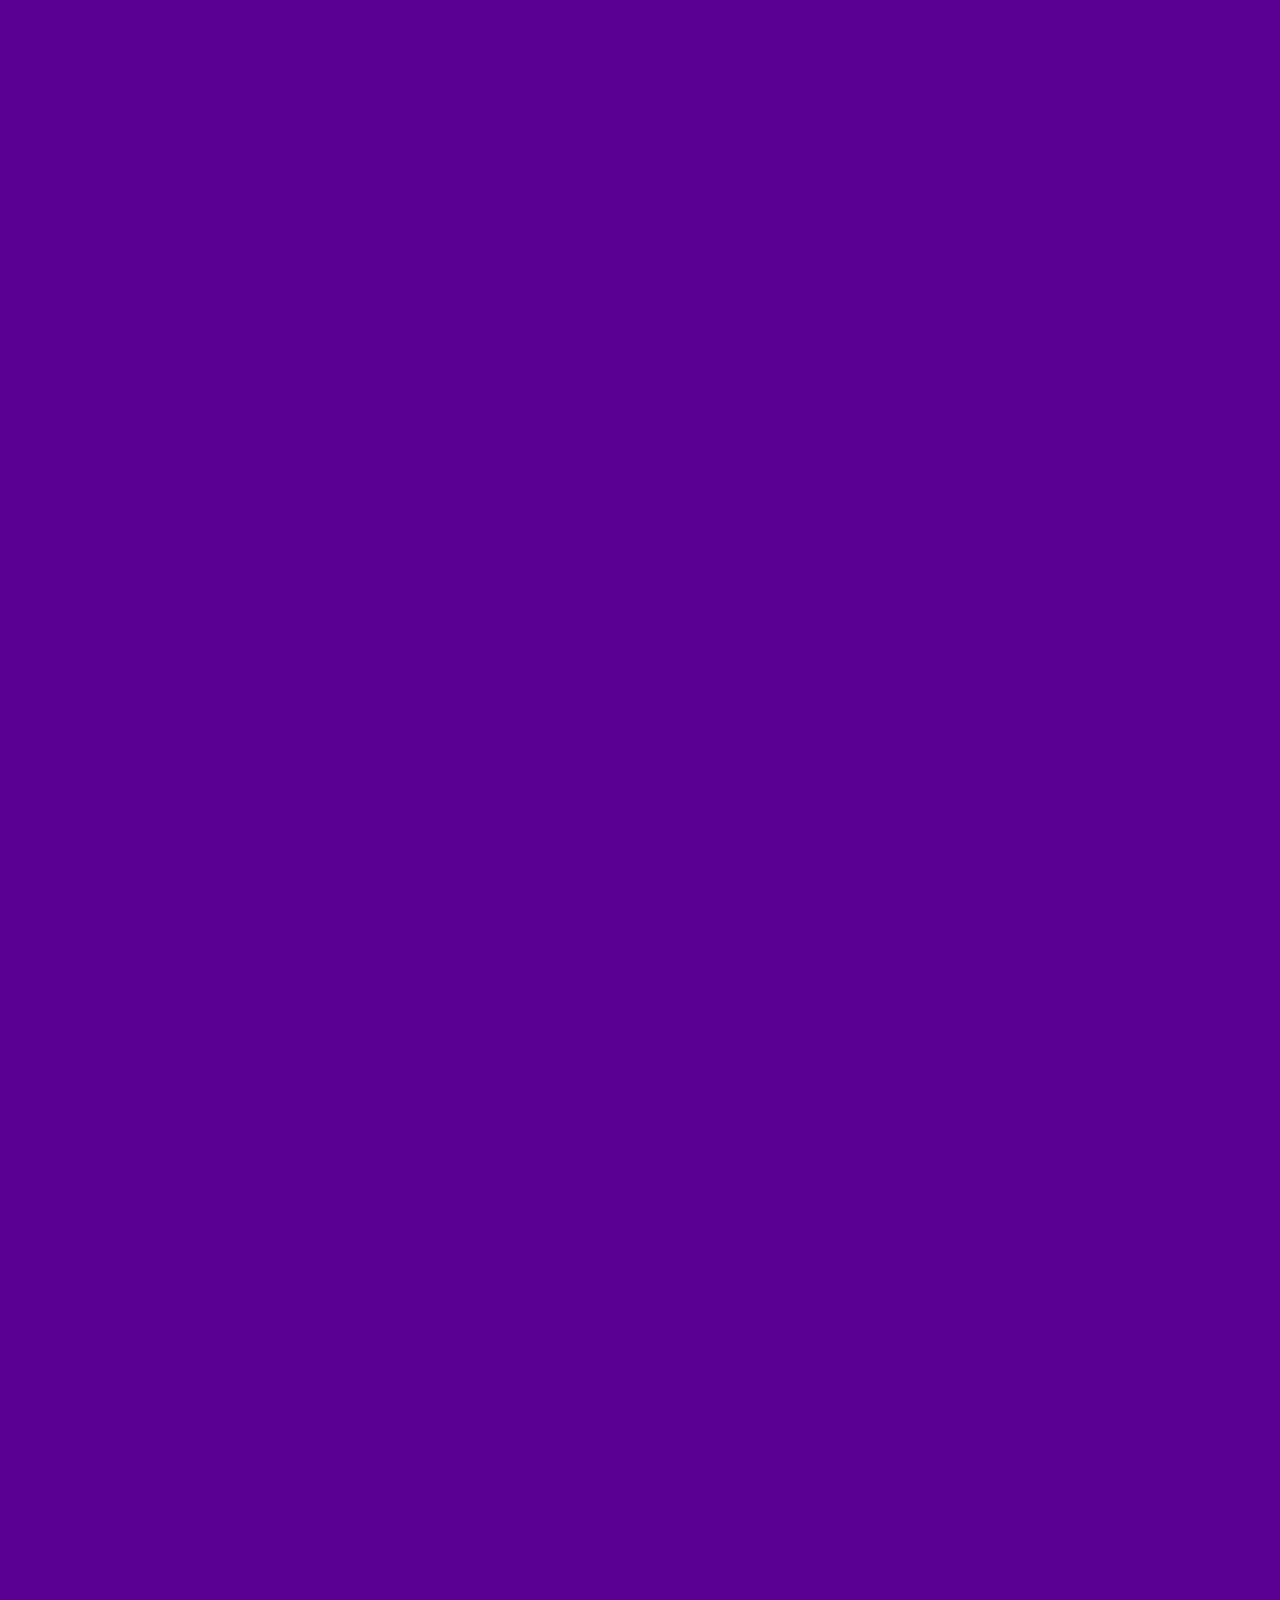
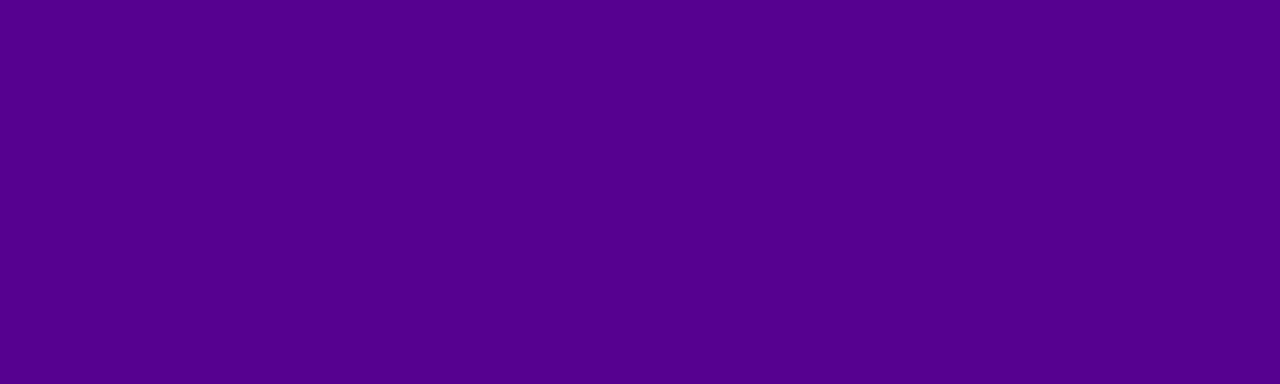
<file: zj-ident/writepage.html>
<!DOCTYPE html>
<html lang="en">
<head>
    <meta charset="UTF-8">
    <meta name="viewport" content="width=device-width, initial-scale=1.0, maximum-scale=1.0, user-scalable=0，minimum-scale=1.0">
    <meta http-equiv="X-UA-Compatible" content="ie=edge">
    <title>核销页面</title>
    <link rel="stylesheet" href="./css/writepage.css">
</head>
<body>
    <div class="main">
        <img class="coupon" src="./img/newlogo.png" alt="购物券">
        <div class="content">
            <input type="text" class="coupon-code" placeholder="请输入6位券码">
            <input type="text" class="number" placeholder="请输入用户参与活动的手机号码">
            <div class="write-now"><span>立即核销</span></div>
        </div>
        <div class="bg">
            <div class="pop">
                
            </div>
          </div>
    </div>
    <script src="./js/index.js"></script>
    <script src="./js/jquery.min.js"></script>
    <script>
        //url配置
        var phoneReg = /^[1]([3-9])[0-9]{9}$/
        $('.write-now').on('click',function(){
            var urlSearch = window.location.search
            var params = new URLSearchParams(urlSearch)
            var getPhone = params.get('phone')
            var getIdent = params.get('ident')
            var phone = $('.number').val()
            var coupon = $('.coupon-code').val()
            var ident = $('.identifying-code').val()
            if (!phone) {
                alert('请输入手机号!')
                return false
            }
            if (!phone.match(phoneReg)) {
                alert('请输入正确的手机号!')
                return false
            }
            if (!coupon) {
                alert('请输入券码!')
                return false
            }
            
            $.post(url+'/coupon/double11/exchange/use',{userPhone:phone,couponCode:coupon,employerVerifyCode:getIdent,employerPhone:getPhone})
            .done(function(res){
                console.log(res)
                if(res.code === '9999'){
                    // 弹窗内容： 您的券码不存在！
                    $('.bg').css('display','block')
                    $('.pop').text(res.message)
                }else{
                    window.location.href = "success.html?coupon="+ res.data + "&phone=" + getPhone
                }
            })
        })

        $('.bg').click(function(){
            $('.bg').css('display','none')
        })
    </script>
</body>
</html>
</file>
<file: zj-activity/css/index.css>
*{
    padding: 0;
    margin:0;
    box-sizing: border-box;
    font-size: 16px;
}

@media screen and (min-device-width:360px) and (max-device-width:374px){
        html{ font-size:40%;}
    }
@media screen and (min-device-width: 375px) and(max-device-width:383px){
        html{ font-size:50%;}
    }
@media screen and (min-device-width: 384px) and(max-device-width:413px){
        html{ font-size:51.2%;}
    }
@media screen and (min-device-width:412px){
        html{ font-size:54.9%;}
    }
@media screen and (min-device-width: 414px){
        html{ font-size:55.2%;}
    }
    
input{
    outline: none;
}

.main{
    background-color: #560190;
    position: relative;
}
.coupon{
    width:100vw;
}
.content{
    display: flex;
    justify-content: center;
    align-items: center;
    flex-direction:column;
}
.import{
    width:81.33vw;
    height:12.34vw;
    border:2px solid rgba(209,134,239,1);
    border-radius:49px;
    margin-top: 2.02vw;
    padding-top:0.3vw ;   
    padding-left:3.88vw;
    font-family:Alibaba PuHuiTi;
    line-height: 1.12vw;
    font-weight:400;
    color:rgba(209,134,239,1);
    background-color: #560190;
}


.access-div{
    background-image: url(../img/access.png);
    background-size: 100% 100%;
    width:81.46vw;
    height:12.34vw;
    margin-top:4.59vw;
    margin-left:9.38vw;
    padding-top:3.89vw;
    padding-left:31.46vw;
}
.access-div span{
font-size:1rem;
font-family:Alibaba PuHuiTi;
font-weight:1000;
color:#560190;

}
.activity-title{
    margin-top:2.8vw;
    margin-left:6.67vw;
}
.activity-title span{
font-size:4.2vw;
font-family:PingFang SC;
font-weight:400;
color:rgba(255,255,255,1);
}
section{
width:86.4vw;
height:103.28vw;
margin-left:7.5vw;
margin-top:1vw;
padding:0;
}
.main section p{
    font-size:3.8vw;
    font-family:PingFang SC;
    font-weight:400;
    color:rgba(255,255,255,1);
}



.identifying{
    width:81.33vw;
    display: flex;
    justify-content:space-between;
    transform: translate(0.2vw);
    margin-top:3vw;
}
.identifying-code{
    width:40vw;
    height:12.34vw;
    border:2px solid rgba(209,134,239,1);
    border-radius:49px;
    margin-top:3.02vw;
    padding-top:0.5vw;   
    padding-left:3.85vw;
    background-color: #560190;
    font-size:0.64; 
    font-family:Alibaba PuHuiTi;
    line-height: 1.12vw;
    font-weight:400;
    color:rgba(209,134,239,1);
    
}
.identifying-submit{
width:37.33vw;
height:12.34vw;
background:rgba(209,134,239,1);
border-radius:49px;
margin-top:3.02vw;
display: flex;
justify-content: center;
align-items: center;
padding:0
}
.identifying-submit span{
font-size: 3.88vw;
font-family:Alibaba PuHuiTi;
font-weight:400;
color:rgba(64,38,140,1);
line-height:15px;
}

.bg{
    display: none;
    position: absolute;
    top:0;
    width:100vw;
    height:100vh;
    background-color:rgba(0,0,0,0.6);
    z-index:1
}
.pop{
    width:70vw;
    font-size:3.7vw;
    padding:6vw;
    border-radius: 14px;
    background-color: #fff;
    margin-top:50vh;
    margin-left:50vw;
    transform: translate(-50%,-50%);
}
</file>
<file: exchange/css/success.css>
*{
    padding:0;
    margin:0;
    box-sizing: border-box;
}

.wrapper{
    width: 36.25vw;
    margin: auto;
    padding-top: 24vw;
    text-align: center;
}
.icon{
    width: 34.8vw;
    margin: auto;
}
p{
    color: #666;
    font-size: 15px;
    font-family:Alibaba PuHuiTi;
    font-weight:500;
}
.title{
    padding: 4.35vw 0 3.88vw;
    color: #00BA7B;
    font-size: 15px;
}

.back{
    margin-top: 18.12vw;
    line-height: 34px;
    border:1px solid #666;
    border-radius:17px;
}
</file>
<file: zj-activity/css/tabulation.css>
*{
    padding: 0;
    margin:0;
    box-sizing: border-box;
    
}
.main{
    background-color: #560190;
    position: relative;
}
.coupon{
    width:100vw;
}
.tabulation{
    background-color: #A625C6;
    width:91.33vw;
    margin-left:4.53vw;
    padding-top:0.5vw;
    padding-bottom: 0.5vw;
}
.ticket{
    background-image: url(../img/bg.png);
    background-size: 100% 100%;
    width:86.4vw;
    height:21.94vw;
    margin-top:1.59vw;
    margin-left:2.4vw;
    display: flex;
    position: relative;
}
.ticket .logo img{
    width:13vw;
    height:12.74vw;
    margin-top:5.02vw;
    margin-left:6vw;
}
.ticket .title{
    margin-top:3.3vw;
    position:absolute;
    left:28.3vw;
}
.ticket .title span{
    font-size:4vw;
    font-family:PingFang SC;
    font-weight:bold;
    color:rgba(51,51,51,1);
    line-height:2.32vw;
}
.ticket .date{
    margin-top:0.25vw;
}
.ticket .date span{
font-size:2vw;
font-family:PingFang SC;
font-weight:bold;
color:rgba(153,153,153,1);
}
.ticket .activity-join{
    background-image: url(../img/btnbg.png);
    background-size: 100% 100%;
    width:13.6vw;
    height:6.148vw;
    margin-top:7.7vw;
    position: absolute;
    left:71.3vw;
    display: inline-flex;
    justify-content: center;
    align-items: center;
}
.ticket .activity-join span{
font-size:2.8vw;
font-family:PingFang SC;
font-weight:bold;
color:rgba(255,255,255,1);
line-height:2.32vw;
}

.ticket .price{
    margin-left:3.55vw;
    margin-top:7.998vw;
}
.ticket .price span{
    font-size:5.733vw;
    font-family:DIN Alternate;
    font-weight:bold;
    color:rgba(255,141,30,1);
    line-height:2.698vw;
    }
.ticket .footer{
        margin-top:-0.5vw;
    }
.ticket .footer span{
    font-size:0.4vw;
    font-family:PingFang SC;
    font-weight:bold;
    color:rgba(153,153,153,1);
    line-height:1.6vw;
    }


.rate-flow{
    margin-top:2.92vh;
    margin-left:2.11vw;
    
}

.rate-flow img{
    width:86.4vw;
    height:24.73vh;
}

.activity-item{
    display: none;
    width:86.4vw;
    margin-top:-2.7vh;
    margin-left:2.4vw;
    padding-top:4.3vh;
    padding-left:2.7vh;
    padding-bottom:7vw;
    padding-right:2.7vh;
    background:rgba(240,240,240,1);
    border-radius:20px; 
}

.activity-item section{
    position: relative;
}
.activity-item .row1{
    display: flex;
}
.activity-item .row2{
    display: flex;
    margin-top:1.27vh;
}

.activity-item .coupon-code{
font-size:3.2vw;
font-family:PingFang SC;
font-weight:bold;
color:rgba(255,141,30,1);
}

.activity-item .copy{
border-radius: 2px;
font-size:3.2vw;
font-family:PingFang SC;
font-weight:bold;
color:rgba(255,141,30,1);
margin-left:4.26vw;
border:1px solid rgba(255,141,30,1);
}
.activity-item .exchange{
font-size:3.2vw ;
font-family:PingFang SC;
font-weight:bold;
color:rgba(255,141,30,1);
}
.activity-item .link{
border-radius: 2px;
font-size:3.2vw;
font-family:PingFang SC;
font-weight:bold;
color:rgba(255,141,30,1);
margin-left:3.26vw;
border:1px solid rgba(255,141,30,1);
}
.activity-item .rule{
width:77.4vw;
margin-top:1.27vh;
font-size:3.2vw;
font-family:PingFangSC-Light;
font-weight:bold;
color:rgba(102,102,102,1);
line-height:31px;
}
.activity-item .pack{
    display: flex;
    position: absolute;
     right:0;
    
}
.activity-item .pack-up{
width:8.933vw;
font-size:3.88vw;
font-family:PingFangSC-Light;
font-weight:bold;
color:rgba(102,102,102,1);

}
.activity-item .pack-img img{
    width:3vw;
}

.loading{
    position: absolute;
    top:0;
    width:100vw;
    height:100vh;
    background-color:rgba(0,0,0,0.6);
    z-index:1
}

.loading img{
    display: block;
    width:25vw;
    margin-top:50vh;
    margin-left:50vw;
    transform: translate(-50%,-50%);
}






@media screen and (min-device-width:320px) and (max-device-width:350px){
        html{font-size: 38%;}
}
@media screen and (min-device-width:360px) and (max-device-width:374px){
        html{ font-size:40%;}
    }
@media screen and (min-device-width: 375px) and(max-device-width:383px){
        html{ font-size:50%;}
    }
@media screen and (min-device-width: 384px) and(max-device-width:413px){
        html{ font-size:51.2%;}
    }
@media screen and (min-device-width:412px){
        html{ font-size:54.9%;}
    }
@media screen and (min-device-width: 414px){
        html{ font-size:55.2%;}
    }
</file>
<file: zj-activity/css/white.css>
*{
    padding: 0;
    margin:0;
    box-sizing: border-box;
}

.main{
    height:240vw;
    background-color: #560190;
}
.coupon{
    width:100vw;
}
.content{
    display: flex;
    justify-content: center;
    align-items: center;
    flex-direction:column;
}
.import,.file{
    width:81.33vw;
    height:13.34vw;
    border:2px solid rgba(209,134,239,1);
    border-radius:49px;
    margin-top: 3.02vw;
    padding-top:0.2vw ;   
    padding-left:3.88vw;
    font-family:Alibaba PuHuiTi;
    line-height: 1.12vw;
    font-weight:400;
    color:rgba(209,134,239,1);
    background-color: #560190;
}


.access-div,.access-div2{
    background-image: url(../img/access.png);
    background-size: 100% 100%;
    width:81.46vw;
    height:12.79vw;
    margin-top:3.59vw;
    margin-left:0.38vw;
    padding-top:3.45vw;
    padding-left:31.46vw;
}
.access-div span,.access-div2 span{
font-size:1rem;
font-family:Alibaba PuHuiTi;
font-weight:1000;
color:#560190;
line-height:1.12vw;
}

.bg{
    display: none;
    position: absolute;
    top:0;
    width:100vw;
    height:100vh;
    background-color:rgba(0,0,0,0.6);
    z-index:1
}
.pop{
    width:70vw;
    font-size:3.7vw;
    padding:6vw;
    border-radius: 14px;
    background-color: #fff;
    margin-top:50vh;
    margin-left:50vw;
    transform: translate(-50%,-50%);
}
</file>
<file: zj-ident/css/writepage.css>
*{
    padding: 0;
    margin:0;
    box-sizing: border-box;
    overflow: hidden;
    font-size: 16px;
}
input{
    outline: none;
}

.main{
    height: 280vw;
    background-color: #560190;
}
.coupon{
    width:100vw;
}
.content{
    display: flex;
    justify-content: center;
    align-items: center;
    flex-direction:column;
}
.number{
    width:81.33vw;
    height:14.34vw;
    border:2px solid rgba(209,134,239,1);
    border-radius:49px;
    margin-top:4.02vw;
    padding-top:0.5vw ;   
    padding-left:3.85vw;
    background-color: #560190;
    font-size:0.64; 
    font-family:Alibaba PuHuiTi;
    line-height: 1.12vw;
    font-weight:400;
    color:rgba(209,134,239,1);
}
.write-now{
    background-image: url(../img/access.png);
    width:81.33vw;
    height:14.34vw;
    background-size: 100% 100%;
    margin-top:4.02vw;
    display: flex;
    justify-content: center;
    align-items: center;
}
.write-now span{
font-size:4.4vw;
font-family:Alibaba PuHuiTi;
font-weight:500;
color:rgba(86,1,144,1);
}
.coupon-code{
    width:81.33vw;
    height:14.34vw;
    border:2px solid rgba(209,134,239,1);
    border-radius:49px;
    margin-top:2.02vw;
    padding-top:0.5vw ;   
    padding-left:3.85vw;
    background-color: #560190;
    font-size:0.64; 
    font-family:Alibaba PuHuiTi;
    line-height: 1.12vw;
    font-weight:400;
    color:rgba(209,134,239,1);
}

/* .identifying{
    width:81.33vw;
    display: flex;
    justify-content:space-between;
    transform: translate(0.2vw);
    margin-top:2vw;
}
.identifying-code{
    width:40vw;
    height:7.34vw;
    border:2px solid rgba(209,134,239,1);
    border-radius:49px;
    margin-top:2.02vw;
    padding-top:0.5vh ;   
    padding-left:3.85vw;
    background-color: #560190;
    font-size:0.64; 
    font-family:Alibaba PuHuiTi;
    line-height: 1.12vh;
    font-weight:400;
    color:rgba(209,134,239,1);
    
}
.identifying-submit{
width:37.33vw;
height:7.34vh;
background:rgba(209,134,239,1);
border-radius:49px;
margin-top:2.02vh;
display: flex;
justify-content: center;
align-items: center;
padding:0
}
.identifying-submit span{
font-size: 3.88vw;
font-family:Alibaba PuHuiTi;
font-weight:400;
color:rgba(64,38,140,1);
line-height:15px;
}
.validation-submittals{
    background-image: url(../img/access.png);
    width:81.33vw;
    height:7.34vh;
    background-size: 100% 100%;
    margin-top:3.3vh;
    display: flex;
    justify-content: center;
    padding-top:2.111vh;
    
} */
.validation-submittals span{
font-size:4.4vw;
font-family:Alibaba PuHuiTi;
font-weight:500;
color:rgba(86,1,144,1);

}

.bg{
    display: none;
    position: absolute;
    top:0;
    width:100vw;
    height:100vh;
    background-color:rgba(0,0,0,0.6);
    z-index:1
}
.pop{
    width:70vw;
    font-size:3.7vw;
    padding:6vw;
    border-radius: 14px;
    background-color: #fff;
    margin-top:50vh;
    margin-left:50vw;
    transform: translate(-50%,-50%);
}
</file>
